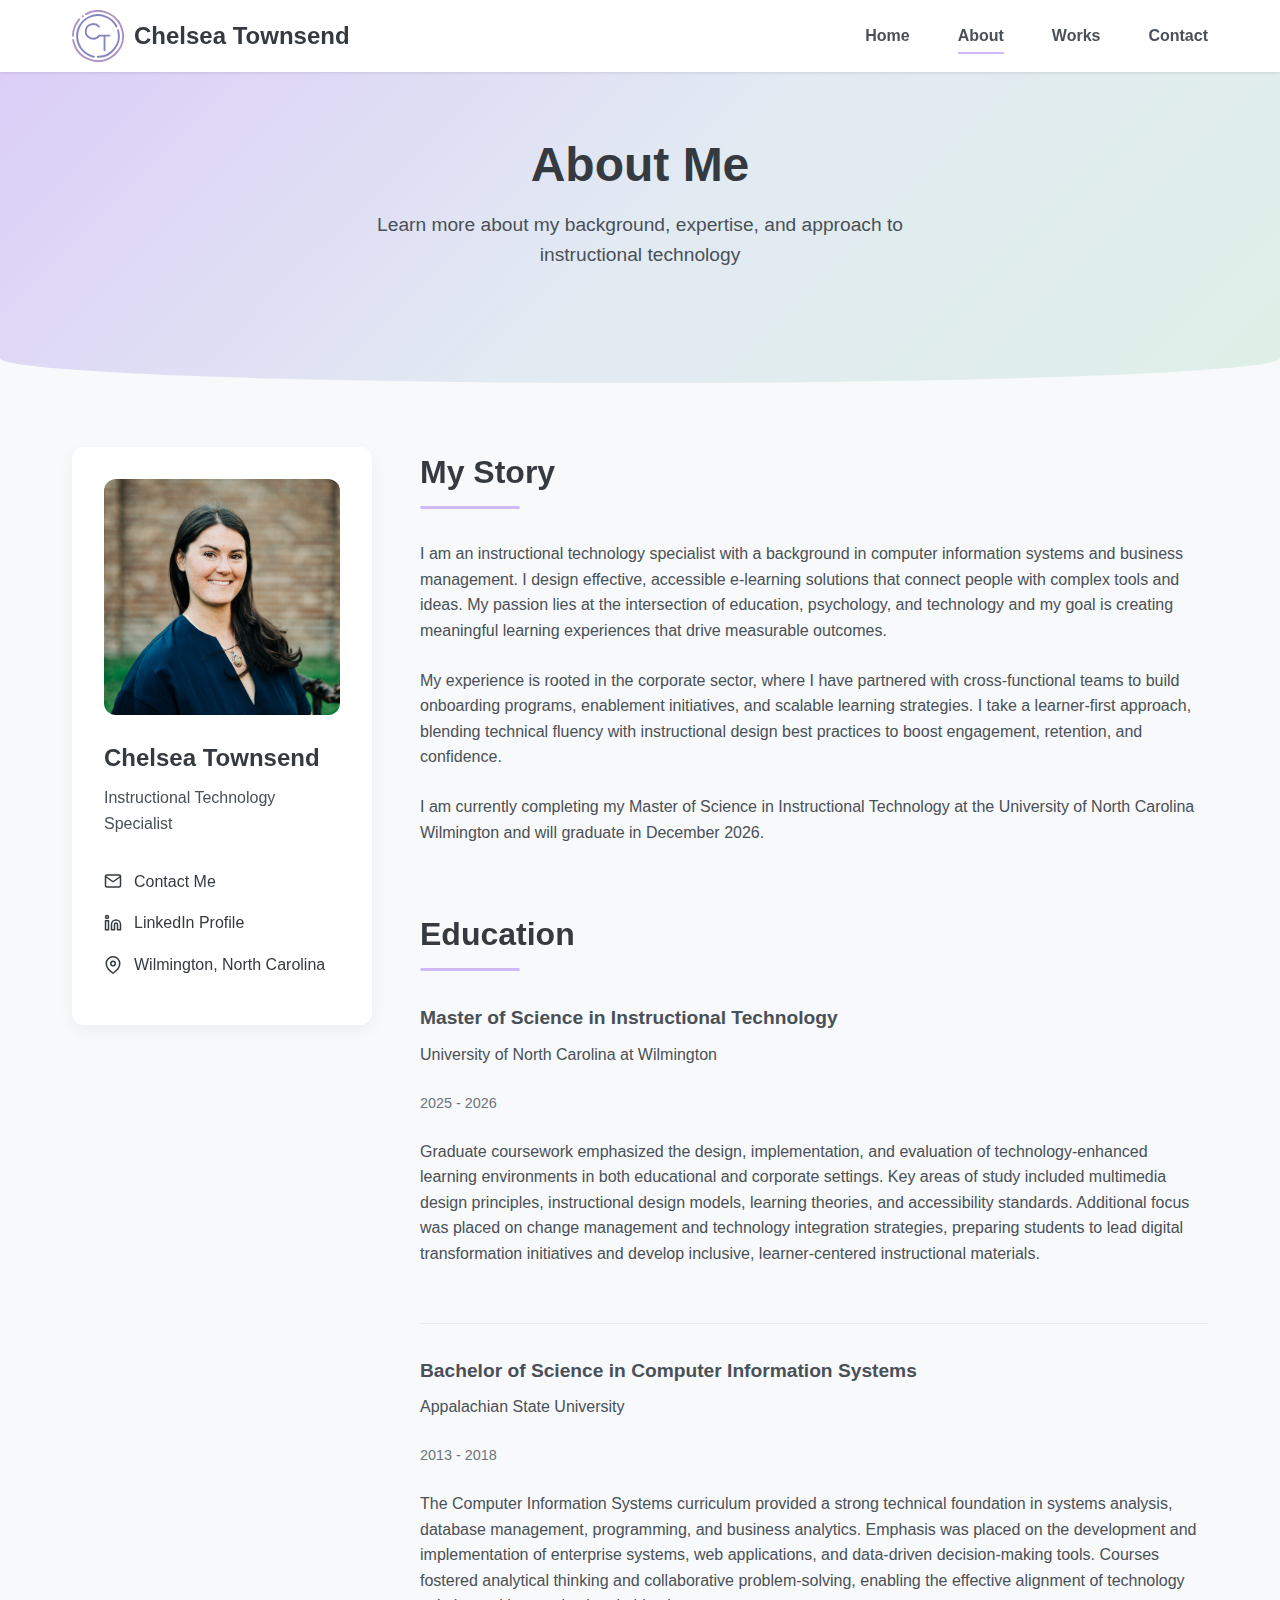
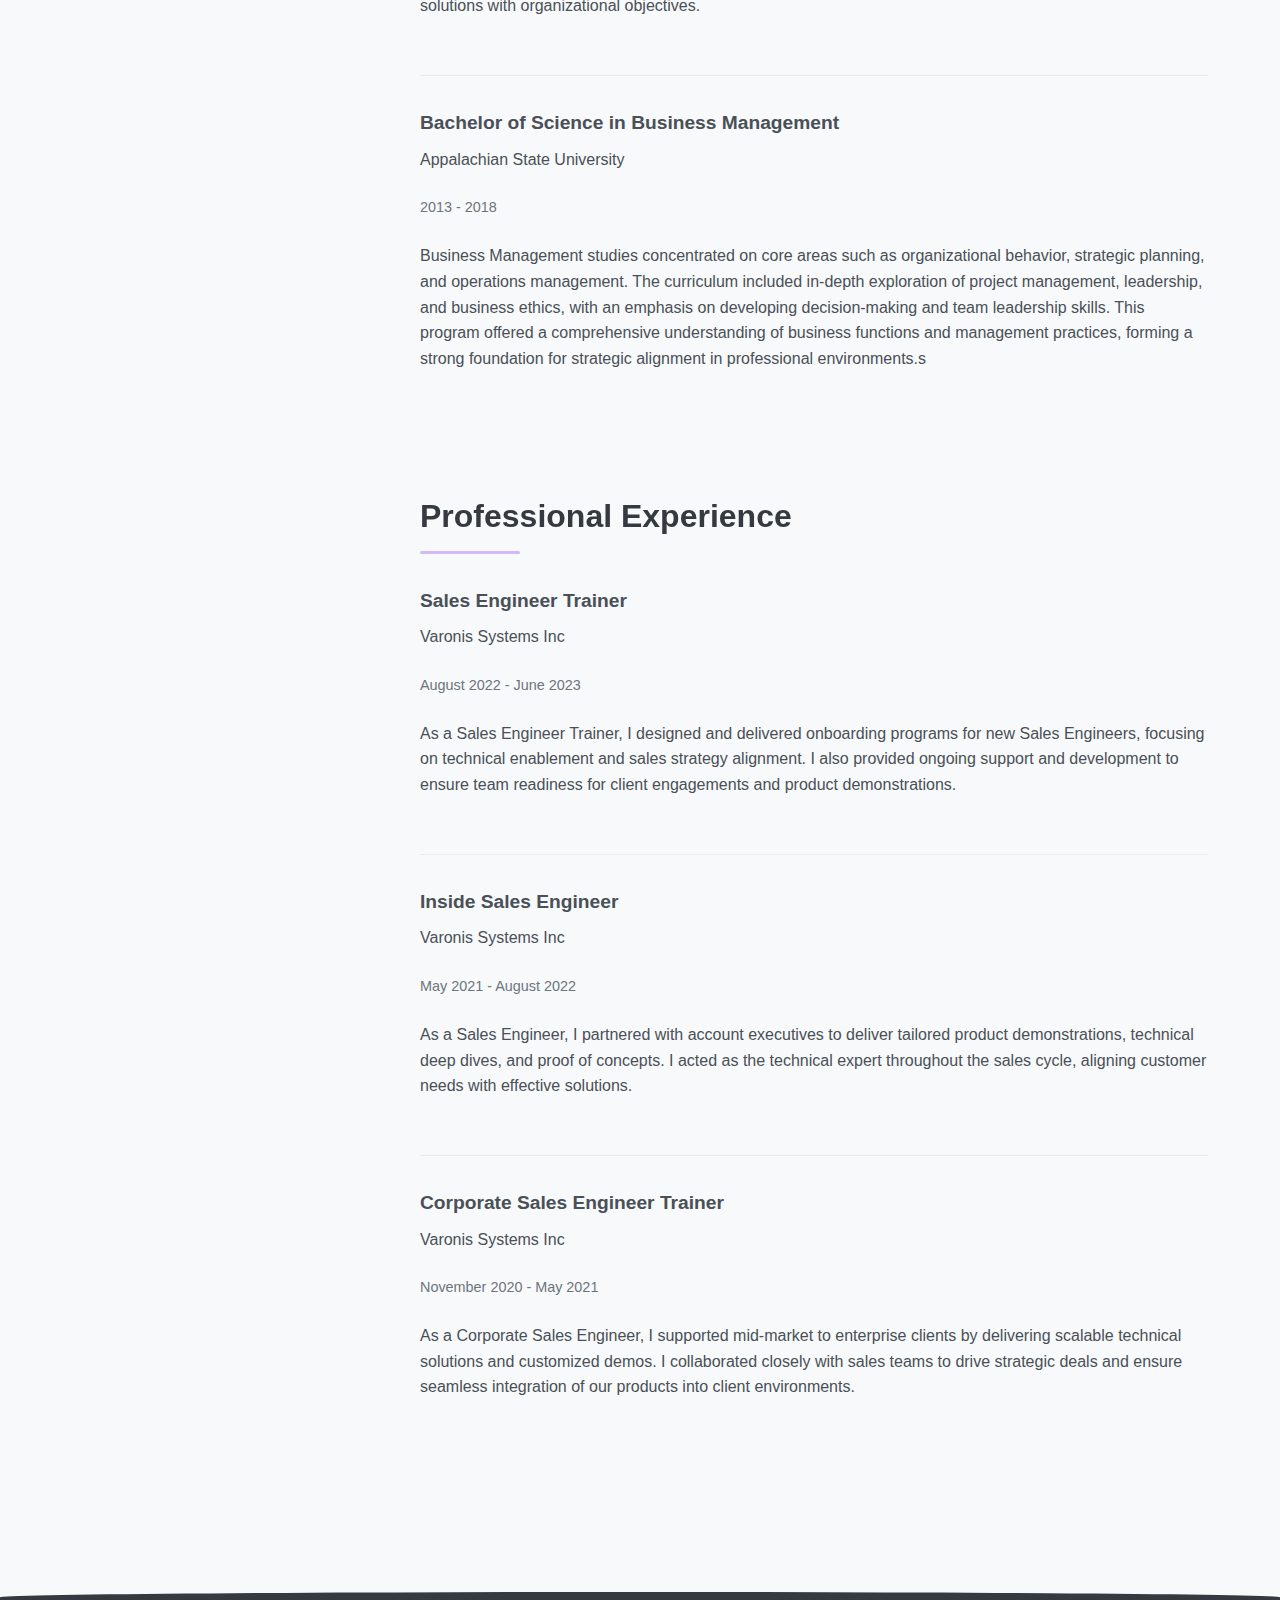
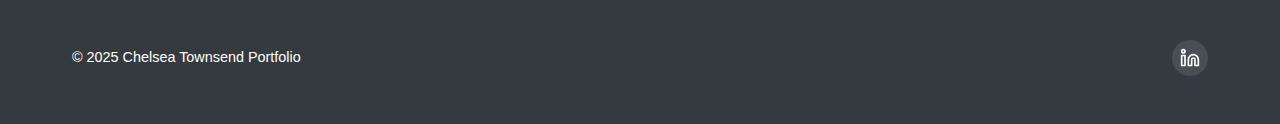
<file: about.html>
<!DOCTYPE html>
<html lang="en">
  <head>
    <meta charset="UTF-8" />
    <meta name="viewport" content="width=device-width, initial-scale=1.0" />
    <title>About Chelsea Townsend</title>
    <link rel="stylesheet" href="css/main.css" />
    <link
      rel="icon"
      type="images/png"
      href="images/CT LOGO DARK w background.png"
    />
  </head>

  <body>
    <!-- Header Component (Shared across all pages) -->
    <header class="site-header">
      <div class="container">
        <nav>
          <div class="logo">
            <div class="logo-content">
              <img
                src="images/CT LOGO 16x16.svg"
                alt="Chelsea Townsend Logo"
                width="52"
                height="52"
              />
              <a href="index.html" class="contact-info__link">
                Chelsea Townsend
              </a>
            </div>
          </div>
          <div class="nav-links">
            <a href="index.html">Home</a>
            <a href="about.html" class="active">About</a>
            <a href="works.html">Works</a>
            <a href="contact.html">Contact</a>
          </div>
        </nav>
      </div>
    </header>

    <main>
      <!-- Hero Banner Component -->
      <section class="hero hero--about">
        <div class="container">
          <div class="hero__content">
            <h1 class="hero__title">About Me</h1>
            <p class="hero__description">
              Learn more about my background, expertise, and approach to
              instructional technology
            </p>
          </div>
        </div>
      </section>

      <!-- About Content Section -->
      <section class="about-content">
        <div class="container">
          <!-- Profile Sidebar Component -->
          <aside class="profile-sidebar">
            <div class="profile-sidebar__image">
              <img
                src="images/Chelsea Profile.jpg"
                alt="Chelsea Townsend Profile Picture"
                class="profile-img"
              />
            </div>

            <h2 class="profile-sidebar__name">Chelsea Townsend</h2>
            <p class="profile-sidebar__title">
              Instructional Technology Specialist
            </p>

            <div class="contact-info">
              <!-- Email -->
              <div class="contact-info__item">
                <svg
                  xmlns="http://www.w3.org/2000/svg"
                  width="18"
                  height="18"
                  viewBox="0 0 24 24"
                  fill="none"
                  stroke="currentColor"
                  stroke-width="2"
                  stroke-linecap="round"
                  stroke-linejoin="round"
                >
                  <path
                    d="M4 4h16c1.1 0 2 .9 2 2v12c0 1.1-.9 2-2 2H4c-1.1 0-2-.9-2-2V6c0-1.1.9-2 2-2z"
                  ></path>
                  <polyline points="22,6 12,13 2,6"></polyline>
                </svg>
                <a
                  href="contact.html"
                  rel="noopener noreferrer"
                  class="contact-info__link"
                >
                  Contact Me
                </a>
              </div>

              <!-- LinkedIn -->
              <div class="contact-info__item">
                <svg
                  xmlns="http://www.w3.org/2000/svg"
                  width="18"
                  height="18"
                  viewBox="0 0 24 24"
                  fill="none"
                  stroke="currentColor"
                  stroke-width="2"
                  stroke-linecap="round"
                  stroke-linejoin="round"
                >
                  <path
                    d="M16 8a6 6 0 0 1 6 6v7h-4v-7a2 2 0 0 0-4 0v7h-4v-7a6 6 0 0 1 6-6z"
                  />
                  <rect x="2" y="9" width="4" height="12" />
                  <circle cx="4" cy="4" r="2" />
                </svg>
                <a
                  href="https://www.linkedin.com/in/chelsea-townsend-29b940105/"
                  target="_blank"
                  rel="noopener noreferrer"
                  class="contact-info__link"
                >
                  LinkedIn Profile
                </a>
              </div>

              <!-- Location -->
              <div class="contact-info__item">
                <svg
                  xmlns="http://www.w3.org/2000/svg"
                  width="18"
                  height="18"
                  viewBox="0 0 24 24"
                  fill="none"
                  stroke="currentColor"
                  stroke-width="2"
                  stroke-linecap="round"
                  stroke-linejoin="round"
                >
                  <path
                    d="M21 10c0 7-9 13-9 13s-9-6-9-13a9 9 0 0 1 18 0z"
                  ></path>
                  <circle cx="12" cy="10" r="3"></circle>
                </svg>
                <span>Wilmington, North Carolina</span>
              </div>
            </div>
          </aside>

          <!-- About Main Content -->
          <div class="about-main">
            <!-- My Story Section -->
            <section class="about-section">
              <h2 class="section-title">My Story</h2>
              <div class="about-section__content">
                <p>
                  I am an instructional technology specialist with a background
                  in computer information systems and business management. I
                  design effective, accessible e-learning solutions that connect
                  people with complex tools and ideas. My passion lies at the
                  intersection of education, psychology, and technology and my
                  goal is creating meaningful learning experiences that drive
                  measurable outcomes.
                </p>
                <p>
                  My experience is rooted in the corporate sector, where I have
                  partnered with cross-functional teams to build onboarding
                  programs, enablement initiatives, and scalable learning
                  strategies. I take a learner-first approach, blending
                  technical fluency with instructional design best practices to
                  boost engagement, retention, and confidence.
                </p>
                <p>
                  I am currently completing my Master of Science in
                  Instructional Technology at the University of North Carolina
                  Wilmington and will graduate in December 2026.
                </p>
              </div>
            </section>

            <!-- Education Section -->
            <section class="about-section">
              <h2 class="section-title">Education</h2>
              <div class="about-section__content">
                <!-- Education Item Component -->
                <div class="education-item">
                  <h3 class="education-item__title">
                    Master of Science in Instructional Technology
                  </h3>
                  <p class="education-item__institution">
                    University of North Carolina at Wilmington
                  </p>
                  <p class="education-item__date">2025 - 2026</p>
                  <p class="education-item__description">
                   Graduate coursework emphasized the design, implementation, and evaluation of technology-enhanced learning environments in both educational and corporate settings. Key areas of study included multimedia design principles, instructional design models, learning theories, and accessibility standards. Additional focus was placed on change management and technology integration strategies, preparing students to lead digital transformation initiatives and develop inclusive, learner-centered instructional materials.
                  </p>
                </div>

                <!-- Education Item Component -->
                <div class="education-item">
                  <h3 class="education-item__title">
                    Bachelor of Science in Computer Information Systems
                  </h3>
                  <p class="education-item__institution">
                    Appalachian State University
                  </p>
                  <p class="education-item__date">2013 - 2018</p>
                  <p class="education-item__description">
                    The Computer Information Systems curriculum provided a strong technical foundation in systems analysis, database management, programming, and business analytics. Emphasis was placed on the development and implementation of enterprise systems, web applications, and data-driven decision-making tools. Courses fostered analytical thinking and collaborative problem-solving, enabling the effective alignment of technology solutions with organizational objectives.
                  </p>
                </div>

                <!-- Education Item Component -->
                <div class="education-item">
                  <h3 class="education-item__title">
                    Bachelor of Science in Business Management
                  </h3>
                  <p class="education-item__institution">
                    Appalachian State University
                  </p>
                  <p class="education-item__date">2013 - 2018</p>
                  <p class="education-item__description">
                   Business Management studies concentrated on core areas such as organizational behavior, strategic planning, and operations management. The curriculum included in-depth exploration of project management, leadership, and business ethics, with an emphasis on developing decision-making and team leadership skills. This program offered a comprehensive understanding of business functions and management practices, forming a strong foundation for strategic alignment in professional environments.s
                  </p>
                </div>
              </div>
            </section>

            <!-- Professional Experience Section -->
            <section class="about-section">
              <h2 class="section-title">Professional Experience</h2>
              <div class="about-section__content">
                <!-- Experience Item Component -->
                <div class="experience-item">
                  <h3 class="experience-item__title">Sales Engineer Trainer</h3>
                  <p class="experience-item__company">Varonis Systems Inc</p>
                  <p class="experience-item__date">August 2022 - June 2023</p>
                  <p class="experience-item__description">
                    As a Sales Engineer Trainer, I designed and delivered
                    onboarding programs for new Sales Engineers, focusing on
                    technical enablement and sales strategy alignment. I also
                    provided ongoing support and development to ensure team
                    readiness for client engagements and product demonstrations.
                  </p>
                </div>

                <!-- Experience Item Component -->
                <div class="experience-item">
                  <h3 class="experience-item__title">Inside Sales Engineer</h3>
                  <p class="experience-item__company">Varonis Systems Inc</p>
                  <p class="experience-item__date">May 2021 - August 2022</p>
                  <p class="experience-item__description">
                    As a Sales Engineer, I partnered with account executives to
                    deliver tailored product demonstrations, technical deep
                    dives, and proof of concepts. I acted as the technical
                    expert throughout the sales cycle, aligning customer needs
                    with effective solutions.
                  </p>
                </div>

                <!-- Experience Item Component -->
                <div class="experience-item">
                  <h3 class="experience-item__title">
                    Corporate Sales Engineer Trainer
                  </h3>
                  <p class="experience-item__company">Varonis Systems Inc</p>
                  <p class="experience-item__date">November 2020 - May 2021</p>
                  <p class="experience-item__description">
                    As a Corporate Sales Engineer, I supported mid-market to
                    enterprise clients by delivering scalable technical
                    solutions and customized demos. I collaborated closely with
                    sales teams to drive strategic deals and ensure seamless
                    integration of our products into client environments.
                  </p>
                </div>
              </div>
            </section>
          </div>
        </div>
      </section>
    </main>

    <!-- Footer Component (Shared across all pages) -->
    <footer class="site-footer">
      <div class="container">
        <div class="site-footer__content">
          <p>&copy; 2025 Chelsea Townsend Portfolio</p>
          <div class="social-links">
            <a
              href="https://www.linkedin.com/in/chelsea-townsend-29b940105/"
              target="_blank"
              rel="noopener noreferrer"
              aria-label="LinkedIn Profile"
            >
              <svg
                xmlns="http://www.w3.org/2000/svg"
                width="20"
                height="20"
                viewBox="0 0 24 24"
                fill="none"
                stroke="currentColor"
                stroke-width="2"
                stroke-linecap="round"
                stroke-linejoin="round"
              >
                <path
                  d="M16 8a6 6 0 0 1 6 6v7h-4v-7a2 2 0 0 0-2-2 2 2 0 0 0-2 2v7h-4v-7a6 6 0 0 1 6-6z"
                ></path>
                <rect x="2" y="9" width="4" height="12"></rect>
                <circle cx="4" cy="4" r="2"></circle>
              </svg>
            </a>
          </div>
        </div>
      </div>
    </footer>
  </body>
</html>
</file>
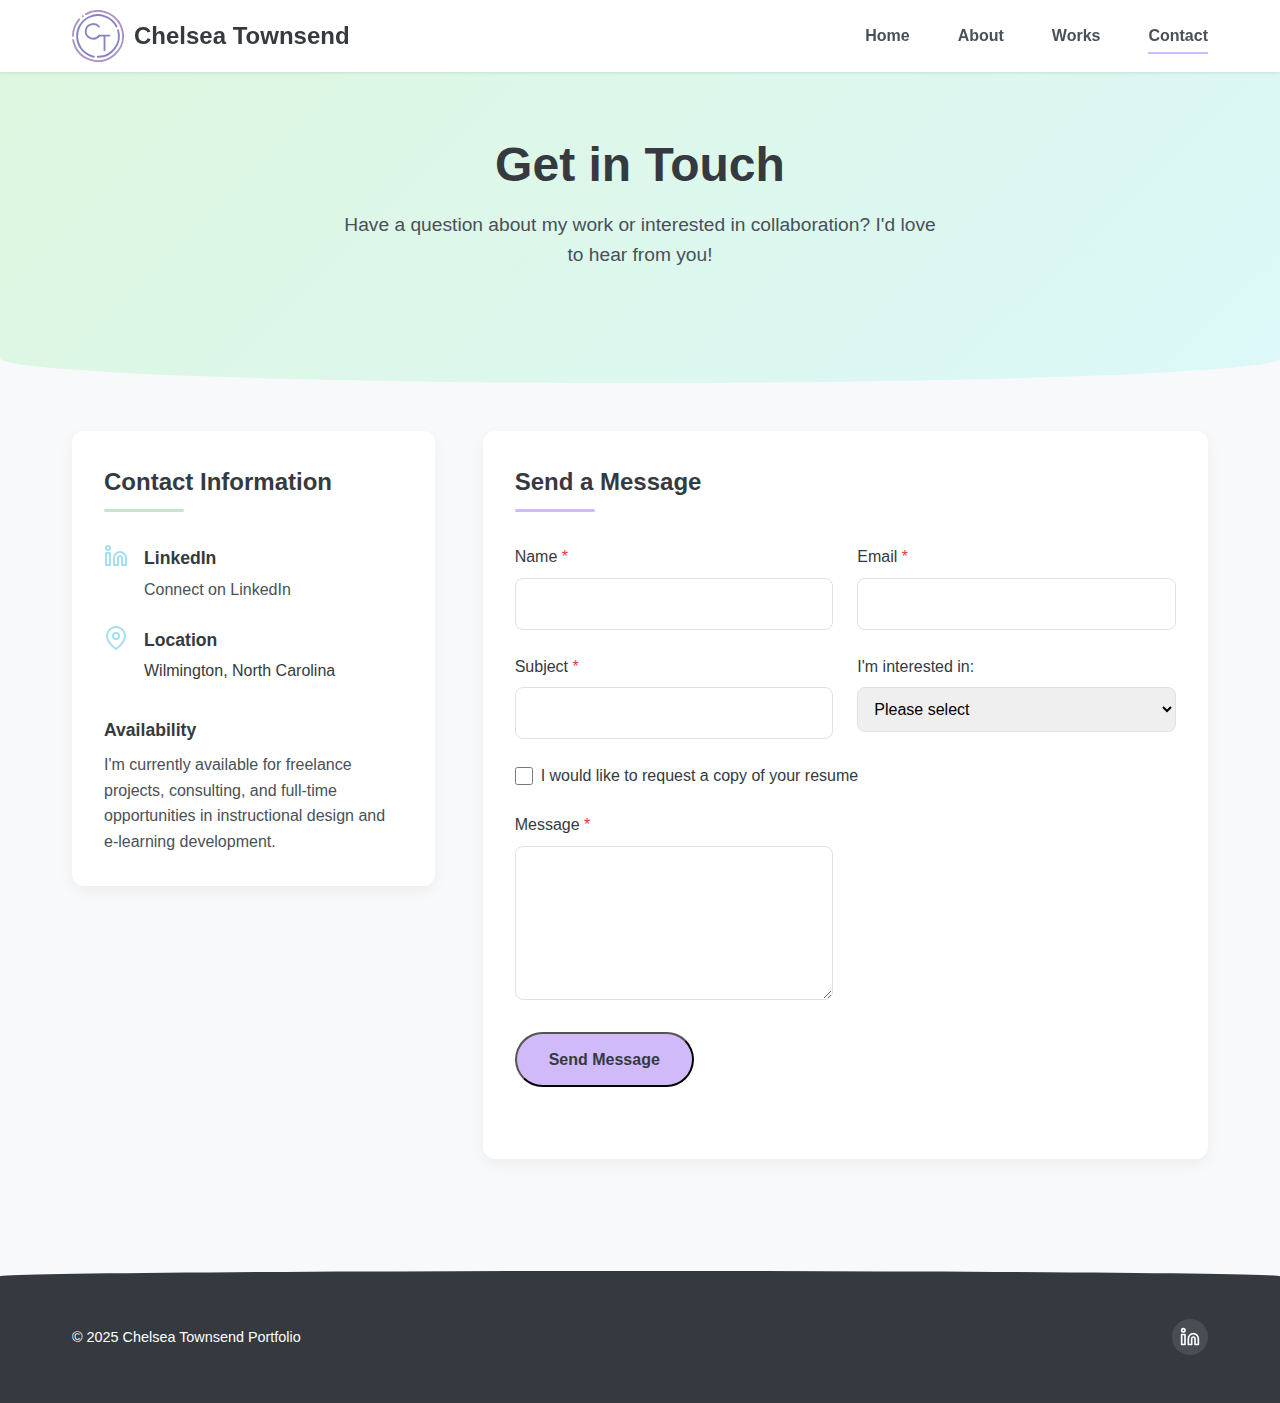
<file: contact.html>
<!DOCTYPE html>
<html lang="en">
  <head>
    <meta charset="UTF-8" />
    <meta name="viewport" content="width=device-width, initial-scale=1.0" />
    <title>Contact Chelsea Townsend</title>
    <link rel="stylesheet" href="css/main.css" />
        <link rel="icon" type="images/png" href="images/CT LOGO DARK w background.png"/>
  </head>

  <body>
    <!-- Header Component (Shared across all pages) -->
    <header class="site-header">
      <div class="container">
        <nav>
          <div class="logo">
            <div class="logo-content">
              <img src="images/CT LOGO 16x16.svg" alt="Chelsea Townsend Logo" width="52" height="52">
              <a href="index.html"
              class="contact-info__link">
                Chelsea Townsend
              </a>
            </div>
          </div>
          <div class="nav-links">
            <a href="index.html">Home</a>
            <a href="about.html">About</a>
            <a href="works.html">Works</a>
            <a href="contact.html" class="active">Contact</a>
          </div>
        </nav>
      </div>
    </header>

    <main>
      <!-- Hero Banner Component -->
      <section class="hero hero--contact">
        <div class="container">
          <div class="hero__content">
            <h1 class="hero__title">Get in Touch</h1>
            <p class="hero__description">
              Have a question about my work or interested in collaboration? I'd
              love to hear from you!
            </p>
          </div>
        </div>
      </section>

      <!-- Contact Section -->
      <section class="contact-section section">
        <div class="container">
          <div class="contact-container">
            <!-- Contact Information -->
            <div class="contact-info-panel">
              <h2 class="section-title">Contact Information</h2>

              <div class="contact-methods">                
                <!-- LinkedIn -->
                <div class="contact-method">
                  <div class="contact-method__icon">
                    <svg
                      xmlns="http://www.w3.org/2000/svg"
                      width="24"
                      height="24"
                      viewBox="0 0 24 24"
                      fill="none"
                      stroke="currentColor"
                      stroke-width="2"
                      stroke-linecap="round"
                      stroke-linejoin="round"
                    >
                      <path
                        d="M16 8a6 6 0 0 1 6 6v7h-4v-7a2 2 0 0 0-4 0v7h-4v-7a6 6 0 0 1 6-6z"
                      />
                      <rect x="2" y="9" width="4" height="12" />
                      <circle cx="4" cy="4" r="2" />
                    </svg>
                  </div>
                  <div class="contact-method__details">
                    <h3>LinkedIn</h3>
                    <a
                      href="https://www.linkedin.com/in/chelsea-townsend-29b940105/"
                      target="_blank"
                      rel="noopener noreferrer"
                    >
                      Connect on LinkedIn
                    </a>
                  </div>
                </div>

                <!-- Location -->
                <div class="contact-method">
                  <div class="contact-method__icon">
                    <svg
                      xmlns="http://www.w3.org/2000/svg"
                      width="24"
                      height="24"
                      viewBox="0 0 24 24"
                      fill="none"
                      stroke="currentColor"
                      stroke-width="2"
                      stroke-linecap="round"
                      stroke-linejoin="round"
                    >
                      <path
                        d="M21 10c0 7-9 13-9 13s-9-6-9-13a9 9 0 0 1 18 0z"
                      ></path>
                      <circle cx="12" cy="10" r="3"></circle>
                    </svg>
                  </div>
                  <div class="contact-method__details">
                    <h3>Location</h3>
                    <p>Wilmington, North Carolina</p>
                  </div>
                </div>
              </div>

              <div class="availability-info">
                <h3>Availability</h3>
                <p>
                  I'm currently available for freelance projects, consulting,
                  and full-time opportunities in instructional design and
                  e-learning development.
                </p>
              </div>
            </div>

            <!-- Contact Form -->
            <div class="contact-form-panel">
              <h2 class="section-title">Send a Message</h2>

              <form id="contact-form" class="contact-form" action="https://formspree.io/f/mrbqpoaq" method="POST" novalidate>
                <!-- Name Field -->
                <div class="form-group">
                  <label for="name">Name <span class="required">*</span></label>
                  <input type="text" id="name" name="name" required />
                  <div class="error-message" id="name-error"></div>
                </div>

                <!-- Email Field -->
                <div class="form-group">
                  <label for="email"
                    >Email <span class="required">*</span></label
                  >
                  <input type="email" id="email" name="email" required />
                  <div class="error-message" id="email-error"></div>
                </div>

                <!-- Subject Field -->
                <div class="form-group">
                  <label for="subject"
                    >Subject <span class="required">*</span></label
                  >
                  <input type="text" id="subject" name="subject" required />
                  <div class="error-message" id="subject-error"></div>
                </div>

                <!-- Interest Dropdown -->
                <div class="form-group">
                  <label for="interest">I'm interested in:</label>
                  <select id="interest" name="interest">
                    <option value="">Please select</option>
                    <option value="e-learning">E-Learning Development</option>
                    <option value="instructional-design">
                      Instructional Design
                    </option>
                    <option value="consultation">Consultation</option>
                    <option value="speaking">Speaking Engagement</option>
                    <option value="other">Other</option>
                  </select>
                </div>

                <!-- Resume Request Checkbox -->
                <div class="form-group">
                  <div class="checkbox-container">
                    <input type="checkbox" id="resume-request" name="resume-request">
                    <label for="resume-request">I would like to request a copy of your resume</label>
                  </div>
                </div>
                <input type="hidden" name="resume-requested" id="resume-requested-hidden">

                <!-- Message Field -->
                <div class="form-group">
                  <label for="message"
                    >Message <span class="required">*</span></label
                  >
                  <textarea
                    id="message"
                    name="message"
                    rows="5"
                    required
                  ></textarea>
                  <div class="error-message" id="message-error"></div>
                </div>

                <!-- Submit Button -->
                <div class="form-actions">
                  <button type="submit" class="btn btn--primary">
                    Send Message
                  </button>
                </div>

                <!-- Form Status Messages -->
                  <div class="form-status" aria-live="polite">
                    <div class="success-message" id="form-success">Your message has been sent successfully! I'll get back to you soon.</div>
                    <div class="error-message" id="form-error">There was an error sending your message. Please try again.</div>
                  </div>
                </div>
              </form>
            </div>
          </div>
        </div>
      </section>
    </main>

    <!-- Footer Component (Shared across all pages) -->
    <footer class="site-footer">
      <div class="container">
        <div class="site-footer__content">
          <p>&copy; 2025 Chelsea Townsend Portfolio</p>
          <div class="social-links">
            <a
              href="https://www.linkedin.com/in/chelsea-townsend-29b940105/"
              target="_blank"
              rel="noopener noreferrer"
              aria-label="LinkedIn Profile"
            >
              <svg
                xmlns="http://www.w3.org/2000/svg"
                width="20"
                height="20"
                viewBox="0 0 24 24"
                fill="none"
                stroke="currentColor"
                stroke-width="2"
                stroke-linecap="round"
                stroke-linejoin="round"
              >
                <path
                  d="M16 8a6 6 0 0 1 6 6v7h-4v-7a2 2 0 0 0-2-2 2 2 0 0 0-2 2v7h-4v-7a6 6 0 0 1 6-6z"
                ></path>
                <rect x="2" y="9" width="4" height="12"></rect>
                <circle cx="4" cy="4" r="2"></circle>
              </svg>
            </a>
          </div>
        </div>
      </div>
    </footer>

    <!-- JavaScript for form validation -->
    <script src="js/contact-form.js" defer></script>
  </body>
</html>
</file>
<file: css/main.css>
/* Base styles */
@import "./base/variables.css";
@import "./base/reset.css";

/* Layout components */
@import "./layout/grid.css";
@import "./layout/header.css";
@import "./layout/footer.css";

/* UI Components */
@import "./components/buttons.css";
@import "./components/cards.css";
@import "./components/hero.css";
@import "./components/modal.css";
@import "./components/mobile-menu.css";

/* Page specific styles */
@import "./pages/home.css";
@import "./pages/about.css";
@import "./pages/works.css";
@import "./pages/contact.css";
/* Project cards should show pointer cursor like links */
.project-card,
.project-card *,
article[data-project-id],
article[data-project-id] * {
  cursor: pointer !important;
}
</file>
